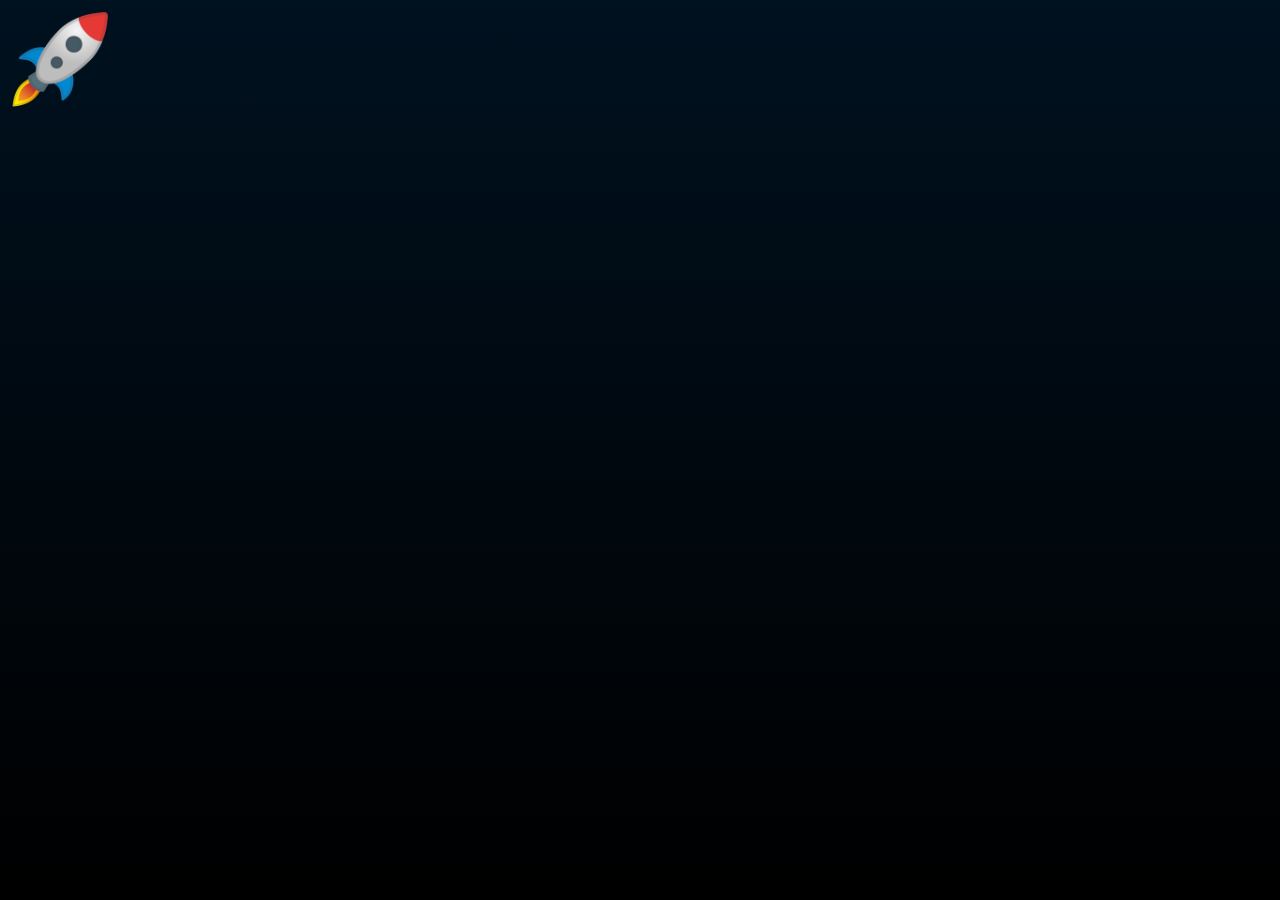
<file: Atividade-Facul01/index.html>
<!DOCTYPE html>
<html lang="pt-br">
<head>
    <meta charset="UTF-8">
    <meta name="viewport" content="width=device-width, initial-scale=1.0">
    <title>Foguete Animado</title>

    <link rel="stylesheet" href="style.css">
</head>
<body>

    <img src="foguete.png" class="foguete">

</body>
</html>
</file>
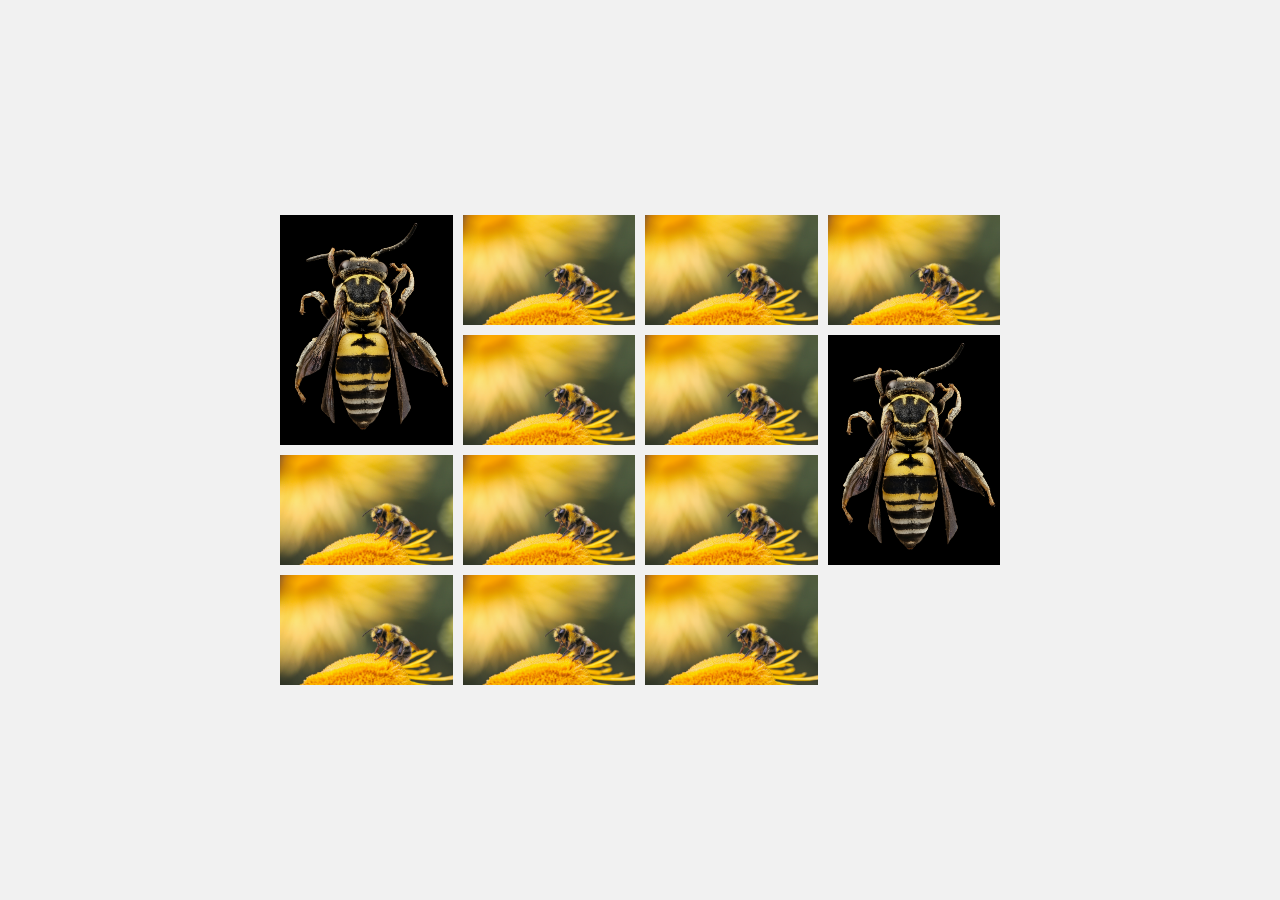
<file: Atividade-Facul02/index.html>
<!DOCTYPE html>
<html lang="pt-br">
<head>
    <meta charset="UTF-8">
    <meta name="viewport" content="width=device-width, initial-scale=1.0">
    <title>Layout Abelhas</title>

    <link rel="stylesheet" href="style.css">
</head>
<body>

    <div class="galeria">

        <!-- Abelha grande esquerda -->
        <div class="grande esquerda">
            <img src="Abelha01.png" alt="">
        </div>

        <!-- Pequenas -->
        <div class="pequena"><img src="Abelha02.png" alt=""></div>
        <div class="pequena"><img src="Abelha02.png" alt=""></div>
        <div class="pequena"><img src="Abelha02.png" alt=""></div>

        <div class="pequena"><img src="Abelha02.png" alt=""></div>
        <div class="pequena"><img src="Abelha02.png" alt=""></div>
        <div class="pequena"><img src="Abelha02.png" alt=""></div>

        <div class="pequena"><img src="Abelha02.png" alt=""></div>
        <div class="pequena"><img src="Abelha02.png" alt=""></div>
        <div class="pequena"><img src="Abelha02.png" alt=""></div>

        <div class="pequena"><img src="Abelha02.png" alt=""></div>
        <div class="pequena"><img src="Abelha02.png" alt=""></div>

        <!-- Abelha grande direita -->
        <div class="grande direita">
            <img src="Abelha01.png" alt="">
        </div>

    </div>

</body>
</html>
</file>
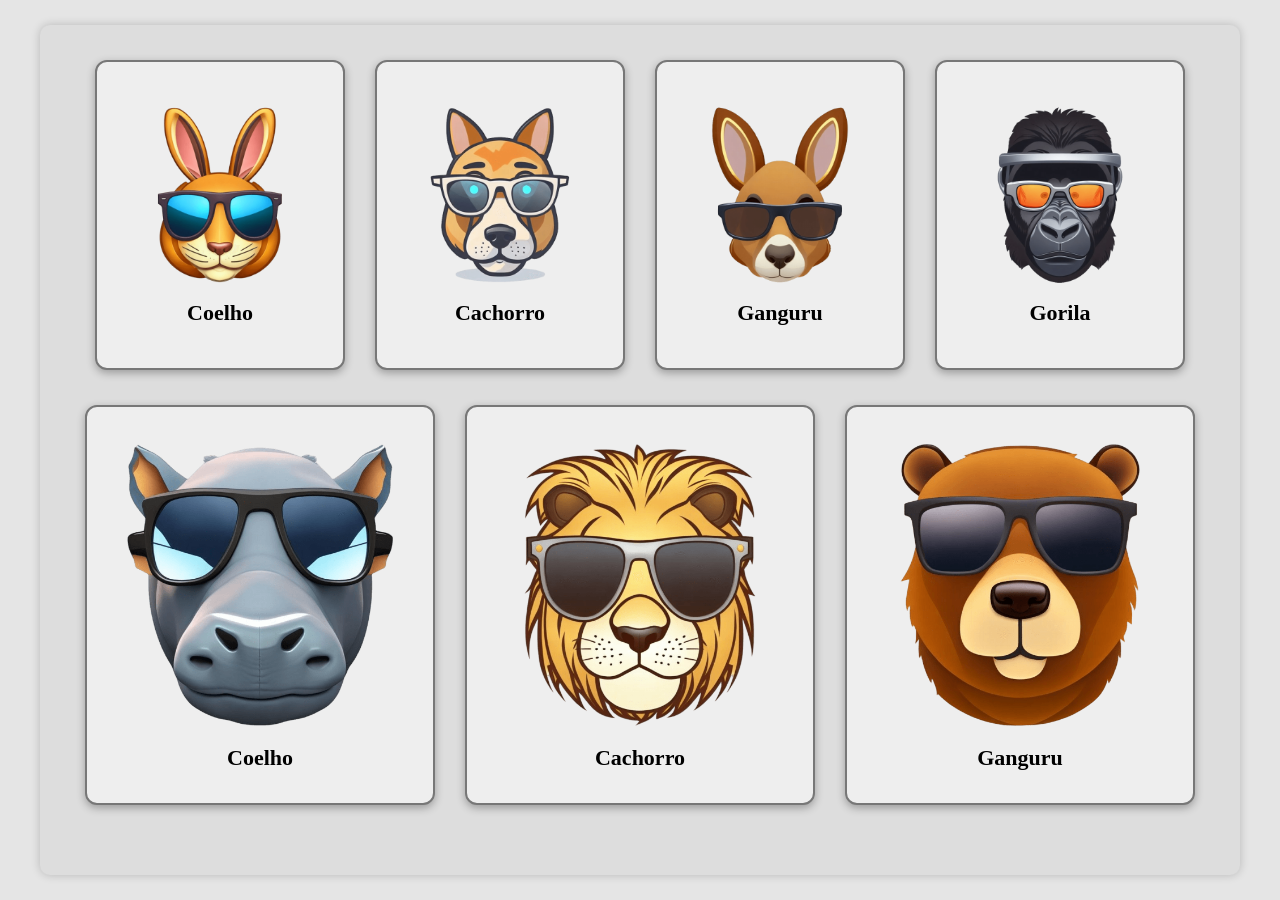
<file: Atividade-Facul03/index.html>
<!DOCTYPE html>
<html lang="pt-br">
<head>
    <meta charset="UTF-8">
    <meta name="viewport" content="width=device-width, initial-scale=1.0">
    <title>Galeria Flexbox</title>

    <link rel="stylesheet" href="style.css">
</head>
<body>

    <div class="container">

        <!-- Linha de cima -->
        <div class="linha">

            <div class="card pequeno">
                <img src="imagens/coelho.png" alt="">
                <h2>Coelho</h2>
            </div>

            <div class="card pequeno">
                <img src="imagens/dog.png" alt="">
                <h2>Cachorro</h2>
            </div>

            <div class="card pequeno">
                <img src="imagens/ganguru.png" alt="">
                <h2>Ganguru</h2>
            </div>

            <div class="card pequeno">
                <img src="imagens/gorila.png" alt="">
                <h2>Gorila</h2>
            </div>

        </div>

        <!-- Linha de baixo -->
        <div class="linha">

            <div class="card grande">
                <img src="imagens/hipo.png" alt="">
                <h2>Coelho</h2>
            </div>

            <div class="card grande">
                <img src="imagens/leo.png" alt="">
                <h2>Cachorro</h2>
            </div>

            <div class="card grande">
                <img src="imagens/urso.png" alt="">
                <h2>Ganguru</h2>
            </div>

        </div>

    </div>

</body>
</html>
</file>
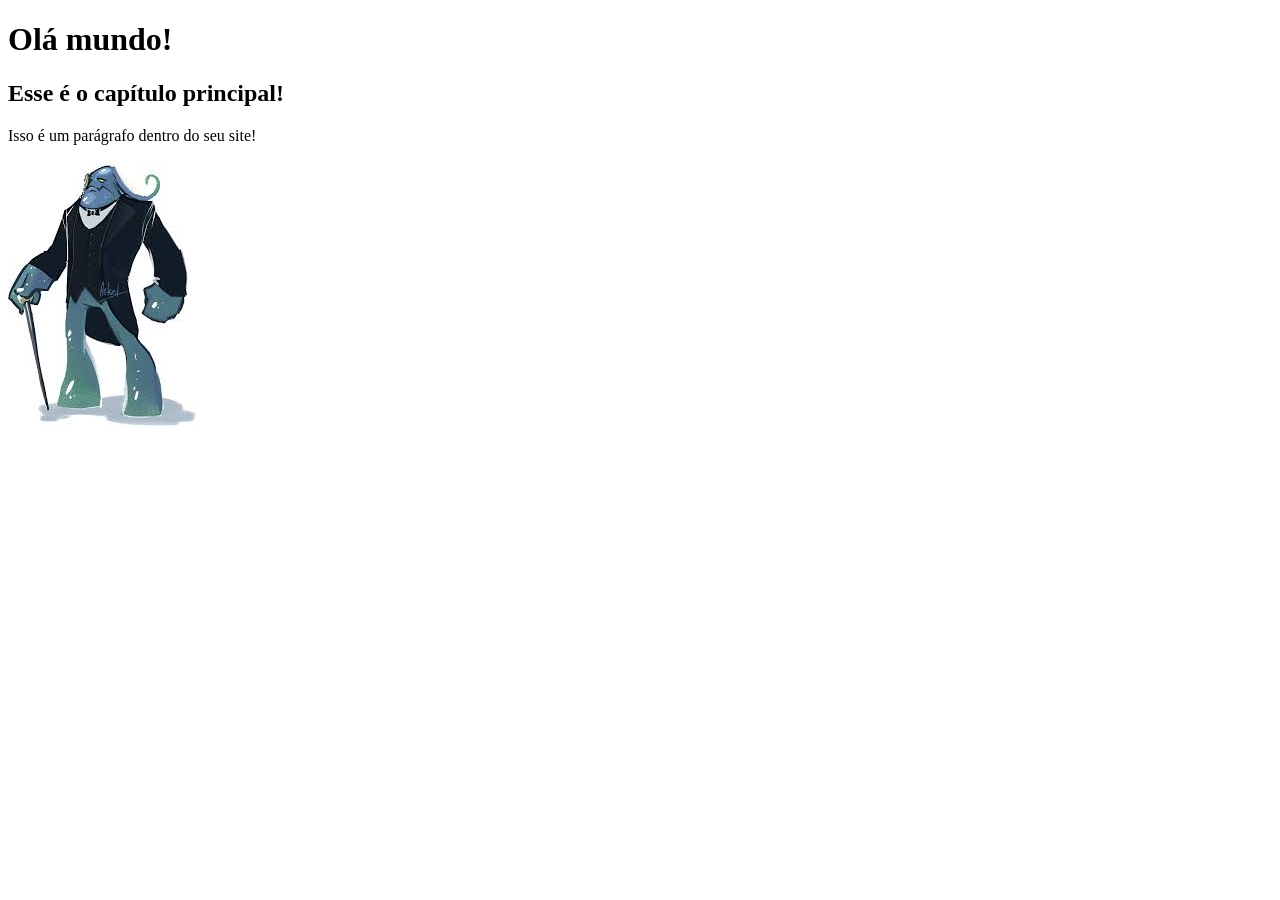
<file: Aula01/index.html>
<!DOCTYPE html>
<html lang="en">
<head>
    <meta charset="UTF-8">
    <meta name="viewport" content="width=device-width, initial-scale=1.0">
    <title>Meu primeiro site em HTML</title>
</head>
<body>

    <h1>Olá mundo!</h1>
    <h2>Esse é o capítulo principal!</h2>

    <p>Isso é um parágrafo dentro do seu site!</p>

    <img src="imagens/exemplo.jpg">
    
</body>
</html>
</file>
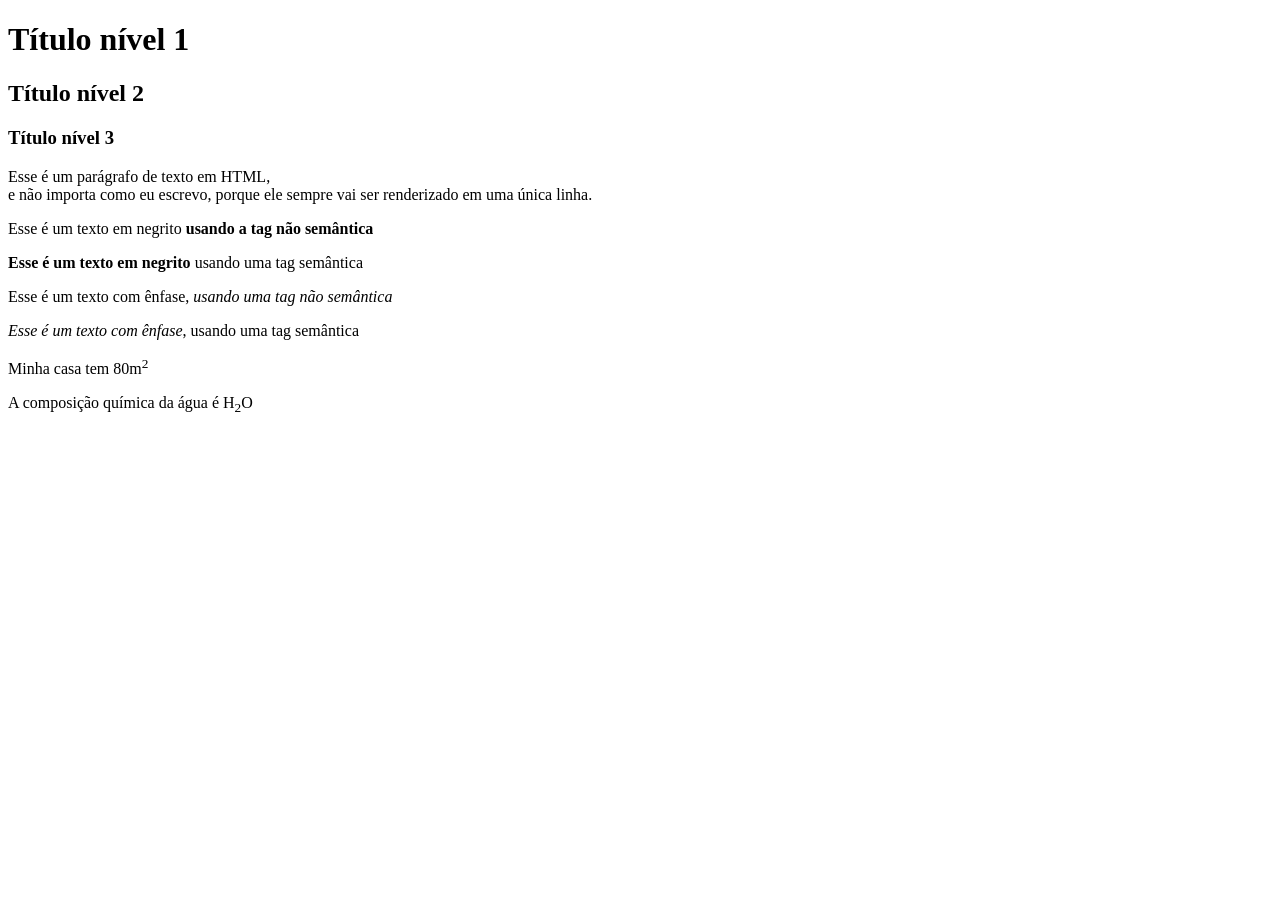
<file: Aula02/index.html>
<!DOCTYPE html>
<html lang="pt-br">
<head>
    <meta charset="UTF-8">
    <meta name="viewport" content="width=device-width, initial-scale=1.0">
    <title>Tags HTML</title>
</head>
<body>
    
    <h1>Título nível 1</h1>
    <h2>Título nível 2</h2>
    <h3>Título nível 3</h3>

    <p>Esse é um parágrafo de texto em HTML, <br> e não importa como eu escrevo, porque ele sempre vai ser renderizado em uma única linha.</p>

    <P>Esse é um texto em negrito <b>usando a tag não semântica</b></P>
    <p><strong>Esse é um texto em negrito</strong> usando uma tag semântica</p>

    <p>Esse é um texto com ênfase, <i>usando uma tag não semântica</i></p>
    <p><em>Esse é um texto com ênfase</em>, usando uma tag semântica</p>

    <p>Minha casa tem 80m<sup>2</sup></p>
    <p>A composição química da água é H<sub>2</sub>O</p>



</body>
</html>
</file>
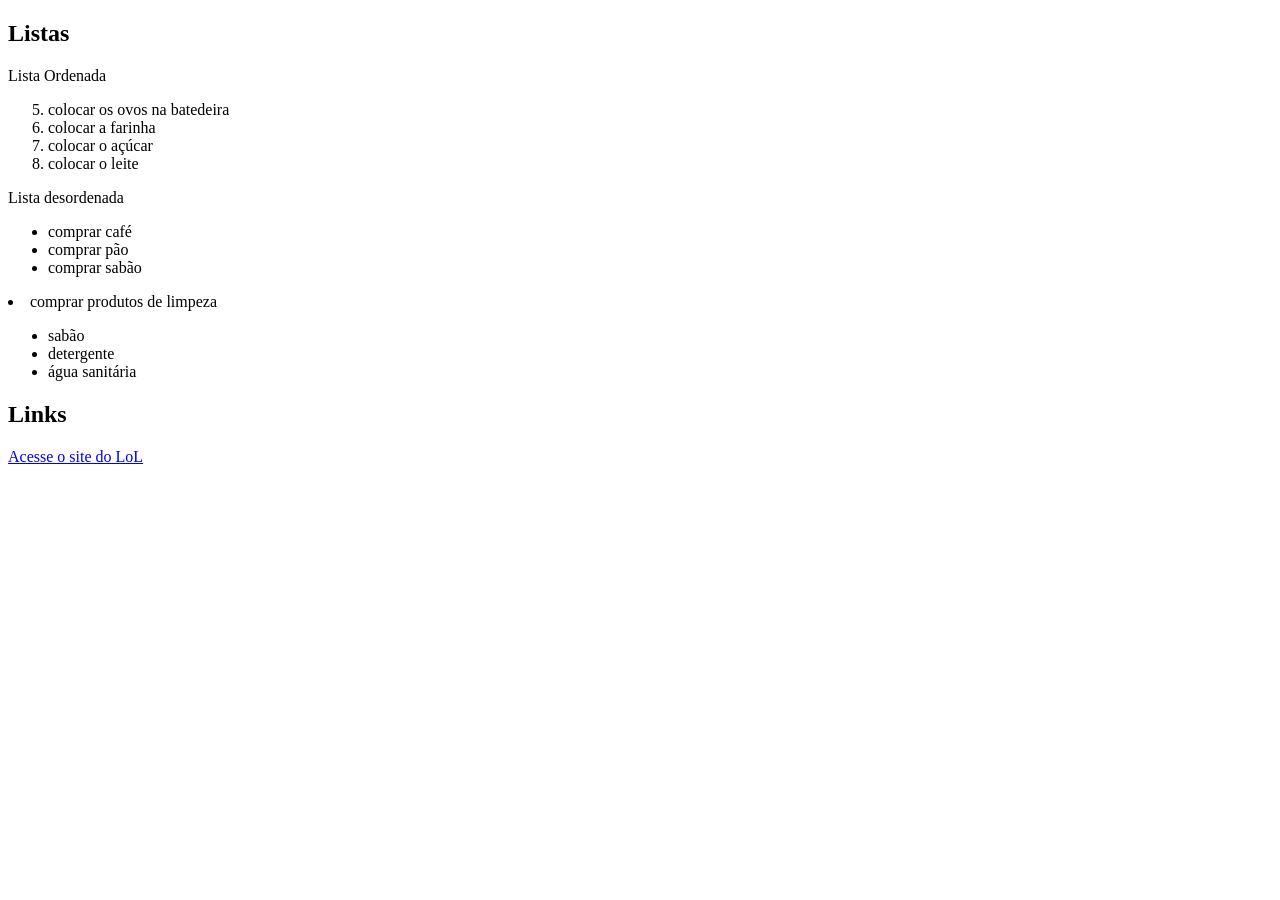
<file: Aula03/index.html>
<!DOCTYPE html>
<html lang="pt-br">
<head>
    <meta charset="UTF-8">
    <meta name="viewport" content="width=device-width, initial-scale=1.0">
    <title>Links e Listas</title>
</head>
<body>

    <h2>Listas</h2>

    <p>Lista Ordenada</p>

    <ol type="1" start="5">

        <li>colocar os ovos na batedeira</li>
        <li>colocar a farinha</li>
        <li>colocar o açúcar</li>
        <li>colocar o leite</li>

    </ol>


    <p>Lista desordenada</p>
    
    <ul>
    
        <li>comprar café</li>
        <li>comprar pão</li>
        <li>comprar sabão</li>
   
    </ul>


    <li>comprar produtos de limpeza
        <ul>
            <li>sabão</li>
            <li>detergente</li>
            <li>água sanitária</li>
        </ul>
    </li>

    <h2> Links </h2>

    <a href="https://www.leagueoflegends.com/pt-br/" target="_blank" rel="external">Acesse o site do LoL</a>

    
</body>
</html>
</file>
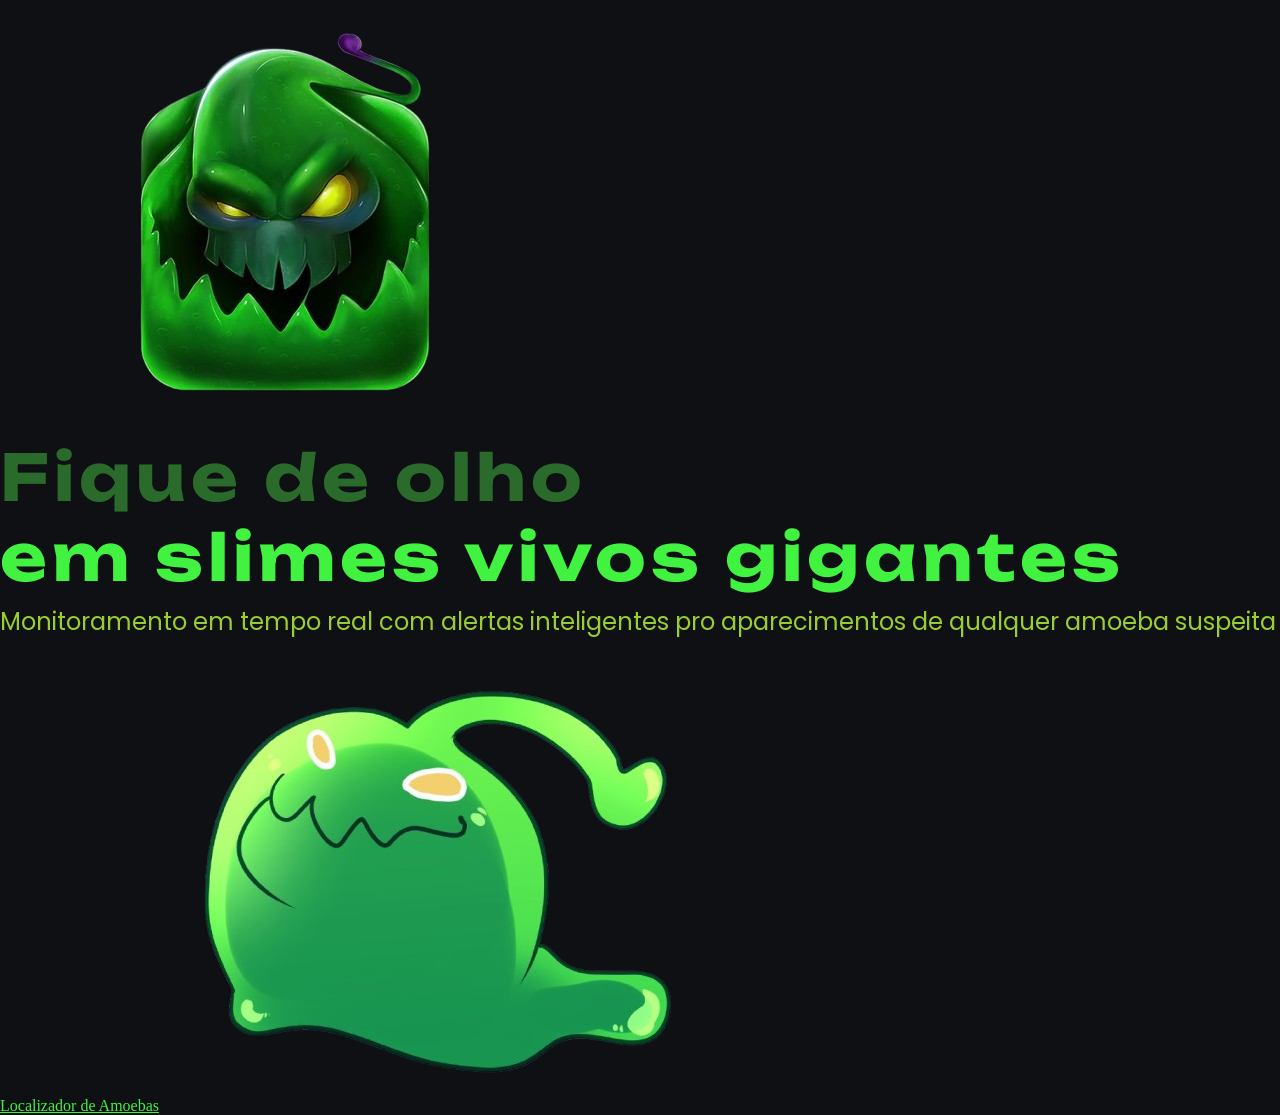
<file: Aula06/index.html>
<!DOCTYPE html>
<html lang="pt-br">
<head>
    <meta charset="UTF-8">
    <meta name="viewport" content="width=device-width, initial-scale=1.0">
    <link rel="icon" href="ZacFavicon.png" type="image/png">
    <title>ZacGPS</title>
</head>
    <link rel="stylesheet" href="style.css">
    <link rel="preconnect" href="https://fonts.googleapis.com">
    <link rel="preconnect" href="https://fonts.gstatic.com" crossorigin>
    <link href="https://fonts.googleapis.com/css2?family=Poppins:ital,wght@0,100;0,200;0,300;0,400;0,500;0,600;0,700;0,800;0,900&family=Unbounded:wght@200..900&display=swap" rel="stylesheet">
<body>
    <header>
        <img src="img/LogoZac.png" alt="Logo do Zac">
    </header>
    <main>
        <section>
            <h1>
                <span>Fique de olho</span>
                </br>em slimes vivos gigantes
            </h1>
            <p class="verde-claro">Monitoramento em tempo real com alertas inteligentes pro aparecimentos de qualquer amoeba suspeita</p>
            <a class="verde-claro" href="#">Localizador de Amoebas</a>
            <img src="img/blob.png" alt="Um pedaço de um Zac">
        </section>
    </main>
</body>
</html>
</file>
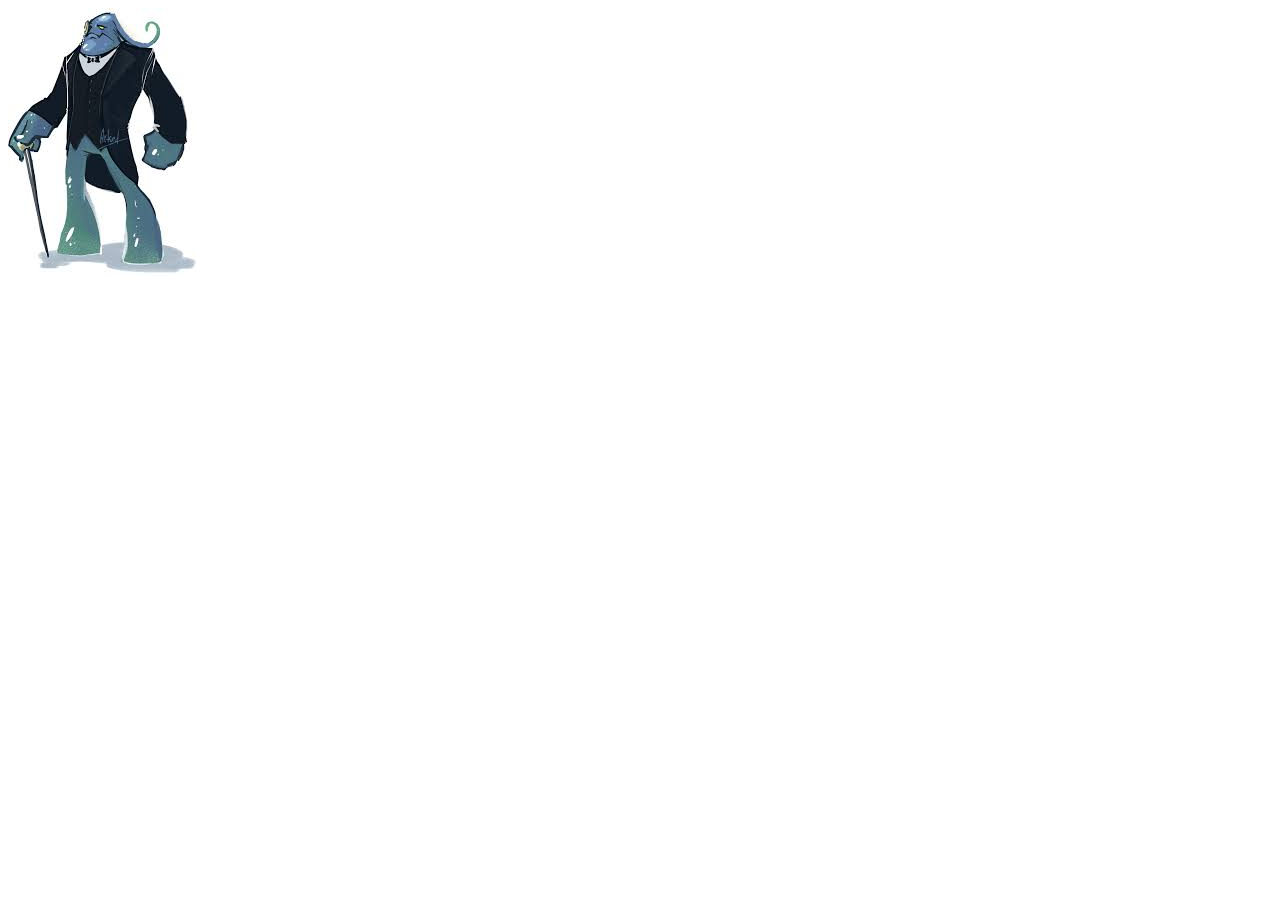
<file: Desafio01/imagens.html>
<!DOCTYPE html>
<html lang="pt-br">
<head>
    <meta charset="UTF-8">
    <meta name="viewport" content="width=device-width, initial-scale=1.0">
    <title>Imagens no HTML</title>
</head>
<body>

    <img src="imagens/exemplo.jpg">
    
</body>
</html>
</file>
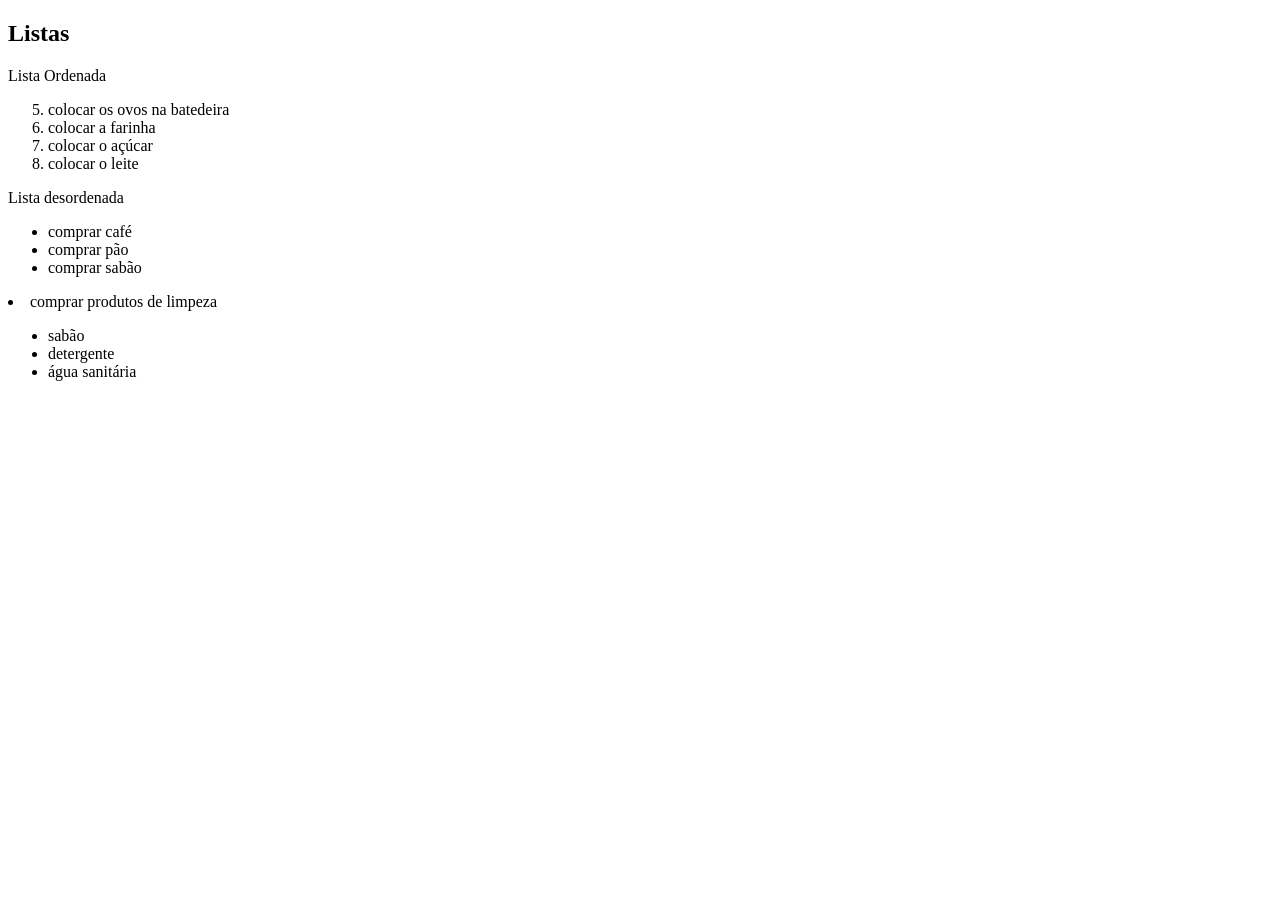
<file: Desafio01/listas.html>
<!DOCTYPE html>
<html lang="pt-br">
<head>
    <meta charset="UTF-8">
    <meta name="viewport" content="width=device-width, initial-scale=1.0">
    <title>Listas no HTML</title>
</head>
<body>
    
 <h2>Listas</h2>

    <p>Lista Ordenada</p>

    <ol type="1" start="5">

        <li>colocar os ovos na batedeira</li>
        <li>colocar a farinha</li>
        <li>colocar o açúcar</li>
        <li>colocar o leite</li>

    </ol>


    <p>Lista desordenada</p>
    
    <ul>
    
        <li>comprar café</li>
        <li>comprar pão</li>
        <li>comprar sabão</li>
   
    </ul>


    <li>comprar produtos de limpeza
        <ul>
            <li>sabão</li>
            <li>detergente</li>
            <li>água sanitária</li>
        </ul>
    </li>

</body>
</html>
</file>
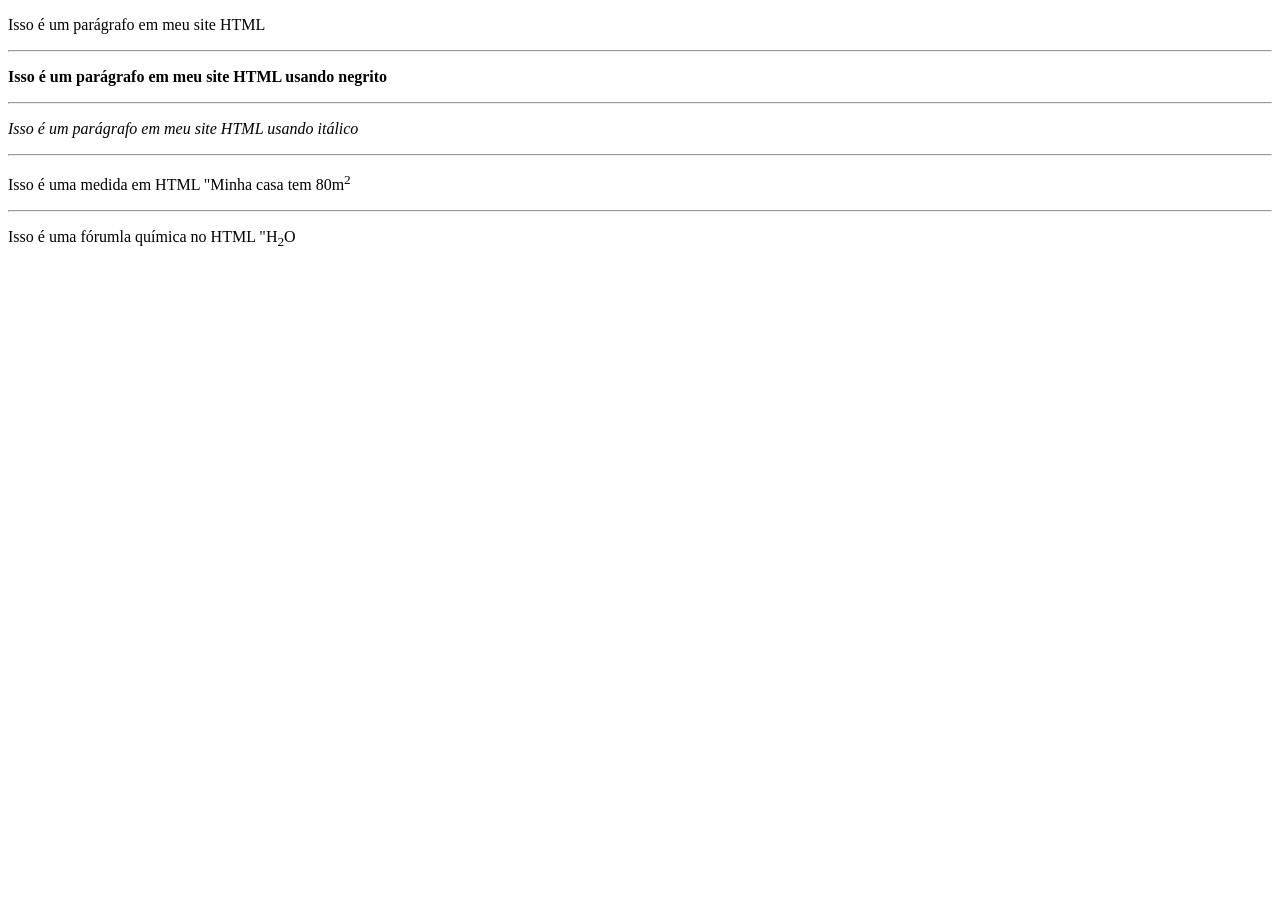
<file: Desafio01/paragrafos.html>
<!DOCTYPE html>
<html lang="pt-br">
<head>
    <meta charset="UTF-8">
    <meta name="viewport" content="width=device-width, initial-scale=1.0">
    <title>Parágrafos no HTML</title>
</head>
<body>

    <p>Isso é um parágrafo em meu site HTML</p>

    <hr>

    <p><b>Isso é um parágrafo em meu site HTML usando negrito</b></p>

    <hr>

    <p><i>Isso é um parágrafo em meu site HTML usando itálico</i></p>

    <hr>

    <p>Isso é uma medida em HTML "Minha casa tem 80m<sup>2</sup></p>

    <hr>

    <p>Isso é uma fórumla química no HTML "H<sub>2</sub>O</p>


    
</body>
</html>
</file>
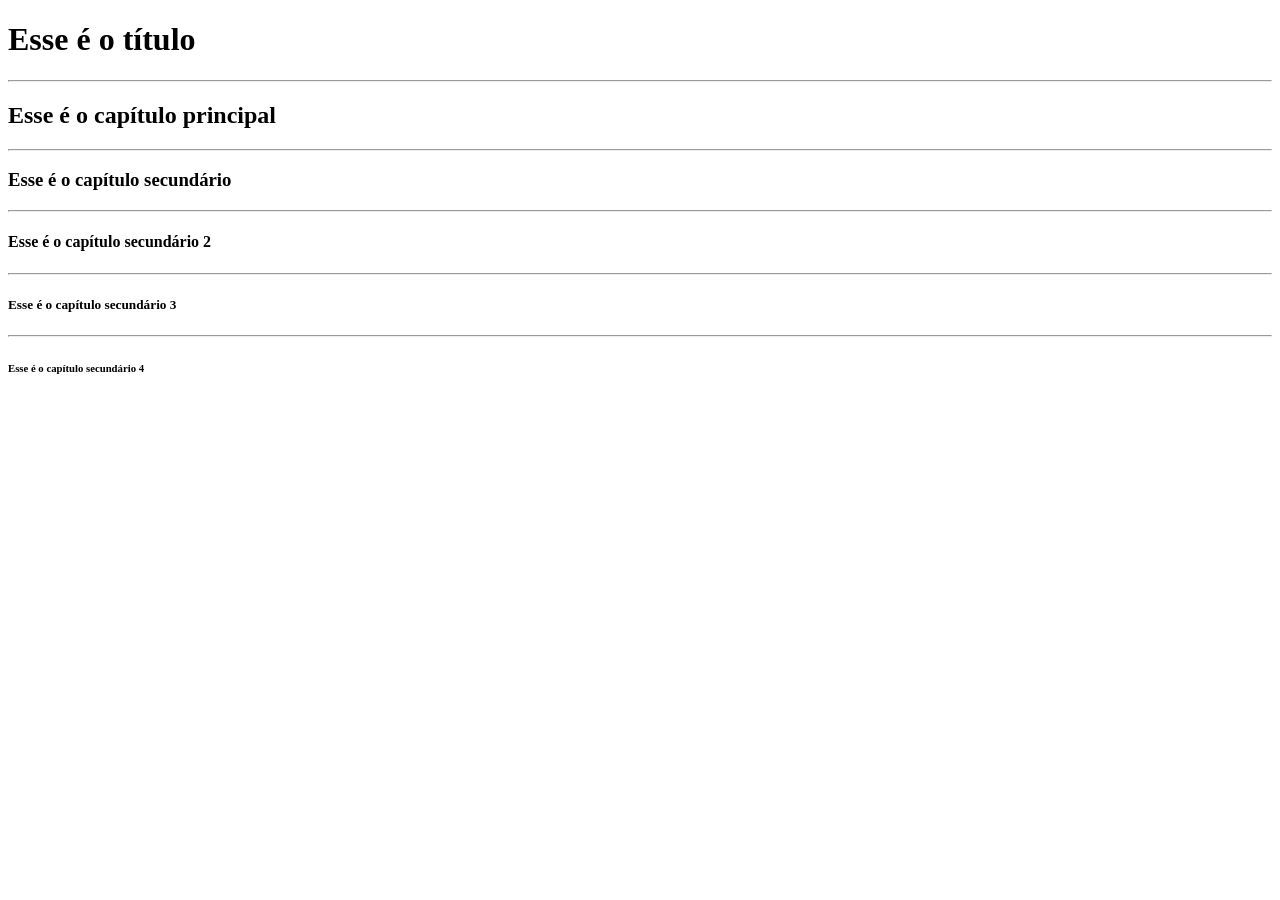
<file: Desafio01/titulos.html>
<!DOCTYPE html>
<html lang="pt-br">
<head>
    <meta charset="UTF-8">
    <meta name="viewport" content="width=device-width, initial-scale=1.0">
    <title>Título no HTML</title>
</head>
<body>

    <h1>Esse é o título</h1>

    <hr>

    <h2>Esse é o capítulo principal</h2>

    <hr>

    <h3>Esse é o capítulo secundário</h3>

    <hr>

    <h4>Esse é o capítulo secundário 2</h4>
    
    <hr>

    <h5>Esse é o capítulo secundário 3</h5>

    <hr>

    <h6>Esse é o capítulo secundário 4</h6>
    
</body>
</html>
</file>
<file: Atividade-Facul01/style.css>
*{
    margin: 0;
    padding: 0;
    box-sizing: border-box;
}

body{
    width: 100vw;
    height: 100vh;
    overflow: hidden;
    background: linear-gradient(to bottom, #00111f, #000000);
    position: relative;
}

/* Foguete */
.foguete{
    width: 120px;
    position: absolute;

    animation: voar 8s ease-in-out infinite;
}

/* Animação */
@keyframes voar {

    /* Começa no topo esquerdo */
    0%{
        top: 0;
        left: 0;

        transform: rotate(75deg);
    }

    /* Vai até o canto inferior direito */
    45%{
        top: calc(100% - 120px);
        left: calc(100% - 120px);

        transform: rotate(75deg);
    }

    /* Gira para voltar */
    50%{
        top: calc(100% - 120px);
        left: calc(100% - 120px);

        transform: rotate(-110deg);
    }

    /* Volta ao topo esquerdo */
    95%{
        top: 0;
        left: 0;

        transform: rotate(-110deg);
    }

    /* Pequena pausa antes de repetir */
    100%{
        top: 0;
        left: 0;

        transform: rotate(75deg);
    }
}
</file>
<file: Atividade-Facul02/style.css>
*{
    margin: 0;
    padding: 0;
    box-sizing: border-box;
}

body{
    background-color: #f1f1f1;

    display: flex;
    justify-content: center;
    align-items: center;

    min-height: 100vh;

    padding: 15px;
}

/* GRID PRINCIPAL */
.galeria{
    display: grid;

    grid-template-columns: repeat(4, 1fr);
    grid-auto-rows: 110px;

    gap: 10px;

    width: 720px;
}

/* Todas imagens */
.galeria img{
    width: 100%;
    height: 100%;

    object-fit: cover;

    display: block;
}

/* Abelhas grandes */
.grande{
    grid-row: span 2;

    height: 230px;
}

/* Grande esquerda */
.esquerda{
    grid-column: 1;
    grid-row: 1 / 3;
}

/* Grande direita */
.direita{
    grid-column: 4;
    grid-row: 2 / 4;
}

/* Pequenas */
.pequena{
    height: 110px;

    overflow: hidden;
}
</file>
<file: Atividade-Facul03/style.css>
*{
    margin: 0;
    padding: 0;
    box-sizing: border-box;
}

body{
    background-color: #e5e5e5;

    display: flex;
    justify-content: center;
    align-items: center;

    min-height: 100vh;

    font-family: Arial, Helvetica, sans-serif;
}

/* Container principal */
.container{
    width: 95%;
    max-width: 1200px;

    background-color: #dddddd;

    border-radius: 10px;

    padding: 35px;

    box-shadow: 0 0 10px rgba(0,0,0,0.2);
}

/* Linhas */
.linha{
    display: flex;

    justify-content: center;

    gap: 30px;

    margin-bottom: 35px;

    flex-wrap: wrap;
}

/* Cards */
.card{
    background-color: #eeeeee;

    border: 2px solid #777;

    border-radius: 12px;

    box-shadow: 0 3px 8px rgba(0,0,0,0.3);

    display: flex;
    flex-direction: column;
    align-items: center;
    justify-content: center;

    transition: 0.3s;
}

/* Hover opcional */
.card:hover{
    transform: scale(1.03);
}

/* Cards pequenos */
.pequeno{
    width: 250px;
    height: 310px;
}

/* Cards grandes */
.grande{
    width: 350px;
    height: 400px;
}

/* Imagens pequenas */
.pequeno img{
    width: 180px;
    height: 180px;

    object-fit: contain;
}

/* Imagens grandes */
.grande img{
    width: 290px;
    height: 290px;

    object-fit: contain;
}

/* Títulos */
.card h2{
    margin-top: 15px;

    font-size: 22px;

    font-family: Georgia, 'Times New Roman', Times, serif;
}
</file>
<file: Aula06/style.css>
h1{
    font-size: 64px;
    color: rgb(65, 242, 65);
    font-family: "Unbounded", sans-serif;
    font-weight: bold;
    letter-spacing: 5px;
}

p{
    font-size: 24px;
    font-family: "Poppins", sans-serif;
    color: yellowgreen;
    line-height: 50px;
}

*{
    margin: 0;
    padding: 0;
}

body{
    background-color: #0E1014;
}

h1 span{
    color: rgb(42, 106, 42);
}

a{
    color: rgb(65, 242, 65);
}
</file>
